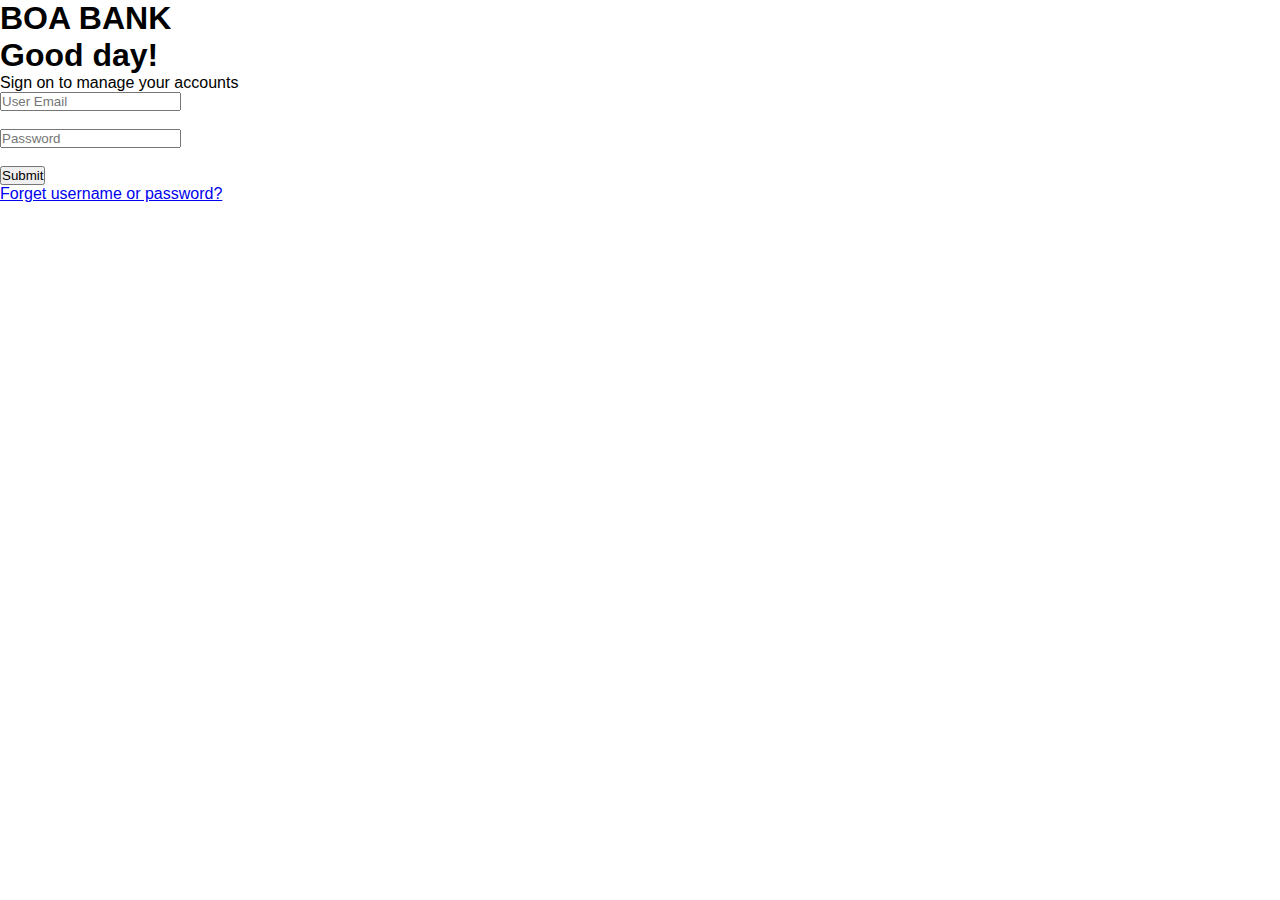
<file: index.html>
<!DOCTYPE html>
<html lang="en">
<head>
    <meta charset="UTF-8">
    <meta http-equiv="X-UA-Compatible" content="IE=edge">
    <meta name="viewport" content="width=device-width, initial-scale=1.0">
    <link rel="stylesheet" href="https://cdnjs.cloudflare.com/ajax/libs/font-awesome/6.3.0/css/all.min.css" integrity="sha512-SzlrxWUlpfuzQ+pcUCosxcglQRNAq/DZjVsC0lE40xsADsfeQoEypE+enwcOiGjk/bSuGGKHEyjSoQ1zVisanQ==" crossorigin="anonymous" referrerpolicy="no-referrer" />
    <link rel="stylesheet" href="style.css">
    <title>BOA LOGIN</title>
</head>
<body>
    <div class="container">
        <div class="header">
            <h1>BOA BANK</h1>
        </div>
        <div class="greetings">
            <h1>Good day!</h1>
            <p>Sign on to manage your accounts</p>
        </div>
        <div class="form-in">
            
            <!-- <i class="fa fa-user-circle-o" aria-hidden="true"></i> -->
            <form action="main.html" name="login" method="get">
                <!-- <label for="userEmail"><i class="fa fa-user" aria-hidden="true"></i></label> -->
                <input type="email" name="user" id="userEmail" placeholder="User Email"   required><br><br>
                <!-- <label for="userPassword"> <i class="fa fa-lock" aria-hidden="true"></i></label> -->
                <input type="password" name="pword" id="userPassword" placeholder="Password" required><br><br>
                <button type="submit">Submit</button>
                <!-- <a href="main.html">Submit</a> -->
                <p><a href="#">Forget username or password?</a></p>
            </form>
        </div>
    </div>
<!--javascript space for the form....-->
    <!-- <script>
        let loginform = document.forms.login;

        loginform.addEventListener("submit", checkLogin);
        let users = [];
        let pword = [];

        users = ["andersonlaura098@gmail.com"];
        pword = ["laura0123"];

        var usernameInput = loginform.user.value;
        var pwInput = loginform.pword.value;

        var usernameInput = loginform.querySelector("#userEmail").value;
        var pwInput = loginform.querySelector("#userPassword").value;

        var usernameInput = document.getElementById("userEmail").value;
        var pwInput = document.getElementById("userPassword").value;
    

        // function checkLogin(e){
        //     const usernameInput = loginform.user.value;
        //     const pwInput = loginform.pword.value;

        //     if(!users.includes(usernameInput)){
        //         e.preventDefault();
        //         alert("username incorrect")
        //         loginform.user.focus();
        //         return false;
        //     }
            // if(!pword.includes(pwInput)){
            //     e.preventDefault();
            //     alert("password incorrect")
            //     loginform.pword.focus();
            // }
        }
            
        // let email = document.getElementById("userEmail").value;
        // let password = document.getElementById("userPassword").value;
        // function login(){
        //     if(email == "abeebrasaq02@gmail.com" && password == "12345"){
        //     window.location.replace("../learining/index.html");
        //     alert("Login Successul");
        // }else{
        //     alert("invalid info.")
        //     }
        // }    
        

    </script> -->
</body>
</html>
</file>
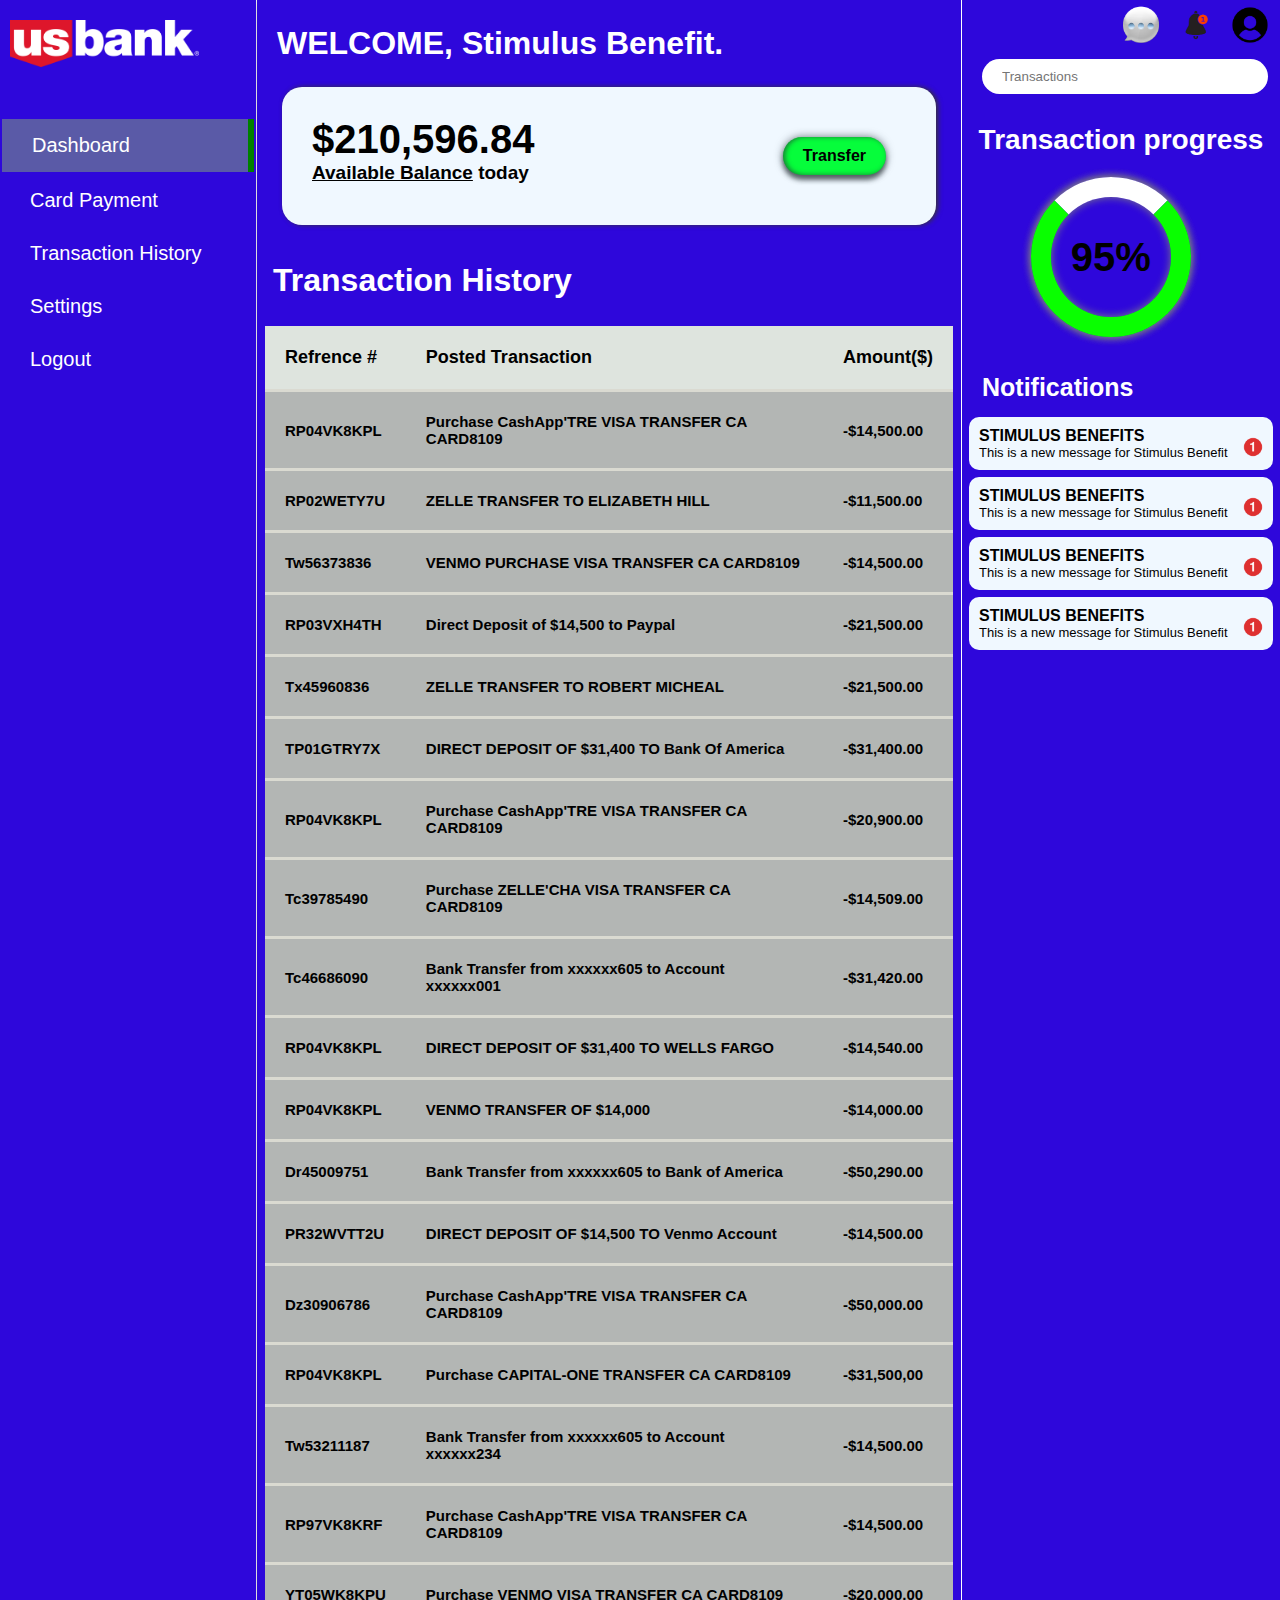
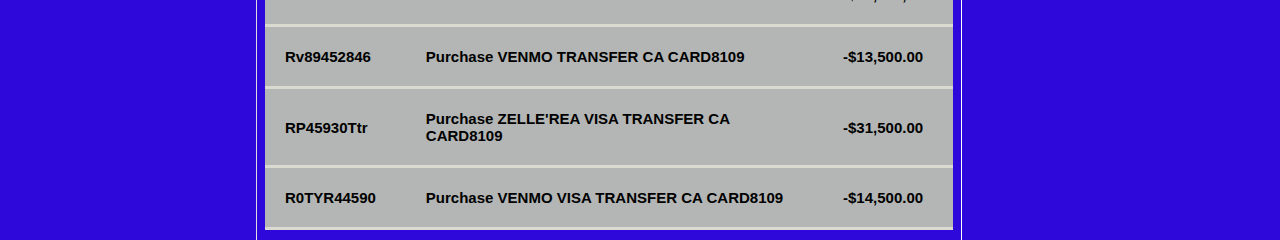
<file: main.html>
<!DOCTYPE html>
<html lang="en">
<head>
    <meta charset="UTF-8">
    <meta http-equiv="X-UA-Compatible" content="IE=edge">
    <meta name="viewport" content="width=device-width, initial-scale=1.0">
    <link rel="stylesheet" href="https://cdnjs.cloudflare.com/ajax/libs/font-awesome/6.3.0/css/all.min.css" integrity="sha512-SzlrxWUlpfuzQ+pcUCosxcglQRNAq/DZjVsC0lE40xsADsfeQoEypE+enwcOiGjk/bSuGGKHEyjSoQ1zVisanQ==" crossorigin="anonymous" referrerpolicy="no-referrer" />
    <link rel="stylesheet" href="main.css">
    <title>US Bank Dashboard</title>
</head>
<body>
    <div class="container">
        <!------First Content------->
        <div class="sidenav" id="navlinks">
            <i class="fa-solid fa-xmark" onclick="hideMenu()"></i>
            <div class="header">
                <img src="logo bank.png" alt="image" width="40%">
            </div>
            <div class="lists">
                    <a href="main.html" class="menuList active">Dashboard</a>
                    <a href="#" class="menuList">Card Payment</a>
                    <a href="trans.html" class="menuList">Transaction History</a>
                    <a href="setting.html" class="menuList">Settings</a>
                    <a href="index.html" class="menuList">Logout</a>
            </div>
        </div>
         <!------Middle content------->
        <div class="content">
            <div class="first-content">    
                <h1><span>WELCOME, </span>Stimulus Benefit.</h1>
                <i class="fa-solid fa-bars" onclick="showMenu()"></i>
            </div>
            <div class="second-content">
                <div class="notes">
                    <h1>$210,596.84</h1>
                    <h3><u>Available Balance</u> today</h3>
                </div>
                
                <div class="button">
                    <button type="button" id="button" onclick="openPopup()">Transfer</button>
                </div>
            </div>
            <div class="popup" id="popup">
                <img src="error.png" alt="thick-mark" class="img">
                <h2>Declined</h2>
                <h6>You will have to verify before Transfer.</h6>
                <button type="button" onclick="closePopup()">OK</button>
            </div>
            <div class="third-content">
                <h1>Transaction History</h1>
                <div class="table">
                    <table>
                        <tr>
                            <th>Refrence #</th>
                            <th>Posted Transaction</th>
                            <th>Amount($)</th>
                        </tr>
                        <tr>
                            <td>RP04VK8KPL</td>
                            <td>Purchase CashApp'TRE VISA TRANSFER CA CARD8109</td>
                            <td><span class="red">-$14,500.00</span></td>
                        </tr>
                        <tr>
                            <td>RP02WETY7U</td>
                            <td>ZELLE TRANSFER TO ELIZABETH HILL</td>
                            <td><span class="red">-$11,500.00</span></td>
                        </tr>
                        <tr>
                            <td>Tw56373836</td>
                            <td>VENMO PURCHASE VISA TRANSFER CA CARD8109</td>
                            <td><span class="red">-$14,500.00</span></td>
                        </tr>
                        <tr>
                            <td>RP03VXH4TH</td>
                            <td>Direct Deposit of $14,500 to Paypal</td>
                            <td><span class="red">-$21,500.00</span></td>
                        </tr>
                        <tr>
                            <td>Tx45960836</td>
                            <td>ZELLE TRANSFER TO ROBERT MICHEAL</td>
                            <td><span class="red">-$21,500.00</span></td>
                        </tr>
                        <tr>
                            <td>TP01GTRY7X</td>
                            <td>DIRECT DEPOSIT OF $31,400 TO Bank Of America</td>
                            <td><span class="red">-$31,400.00</span></td>
                        </tr>
                        <tr>
                            <td>RP04VK8KPL</td>
                            <td>Purchase CashApp'TRE VISA TRANSFER CA CARD8109</td>
                            <td><span class="red">-$20,900.00</span></td>
                        </tr>
                        <tr>
                            <td>Tc39785490</td>
                            <td>Purchase ZELLE'CHA VISA TRANSFER CA CARD8109</td>
                            <td><span class="red">-$14,509.00</span></td>
                        </tr>
                        <tr>
                            <td>Tc46686090</td>
                            <td>Bank Transfer from xxxxxx605 to Account xxxxxx001</td>
                            <td><span class="red">-$31,420.00</span></td>
                        </tr>
                        <tr>
                            <td>RP04VK8KPL</td>
                            <td>DIRECT DEPOSIT OF $31,400 TO WELLS FARGO</td>
                            <td><span class="red">-$14,540.00</span></td>
                        </tr>
                        <tr>
                            <td>RP04VK8KPL</td>
                            <td>VENMO TRANSFER OF $14,000</td>
                            <td><span class="red">-$14,000.00</span></td>
                        </tr>
                        <tr>
                            <td>Dr45009751</td>
                            <td>Bank Transfer from xxxxxx605 to Bank of America</td>
                            <td><span class="red">-$50,290.00</span></td>
                        </tr>
                        <tr>
                            <td>PR32WVTT2U</td>
                            <td>DIRECT DEPOSIT OF $14,500 TO Venmo Account</td>
                            <td><span class="red">-$14,500.00</span></td>
                        </tr>
                        <tr>
                            <td>Dz30906786</td>
                            <td>Purchase CashApp'TRE VISA TRANSFER CA CARD8109</td>
                            <td><span class="red">-$50,000.00</span></td>
                        </tr>
                        <tr>
                            <td>RP04VK8KPL</td>
                            <td>Purchase CAPITAL-ONE TRANSFER CA CARD8109</td>
                            <td><span class="red">-$31,500,00</span></td>
                        </tr>
                        <tr>
                            <td>Tw53211187</td>
                            <td>Bank Transfer from xxxxxx605 to Account xxxxxx234</td>
                            <td><span class="red">-$14,500.00</span></td>
                        </tr>
                        <tr>
                            <td>RP97VK8KRF</td>
                            <td>Purchase CashApp'TRE VISA TRANSFER CA CARD8109</td>
                            <td><span class="red">-$14,500.00</span></td>
                        </tr>
                        <tr>
                            <td>YT05WK8KPU</td>
                            <td>Purchase VENMO VISA TRANSFER CA CARD8109</td>
                            <td><span class="red">-$20,000,00</span></td>
                        </tr>
                        <tr>
                            <td>Rv89452846</td>
                            <td>Purchase VENMO TRANSFER CA CARD8109</td>
                            <td><span class="red">-$13,500.00</span></td>
                        </tr>
                        <tr>
                            <td>RP45930Ttr</td>
                            <td>Purchase ZELLE'REA VISA TRANSFER CA CARD8109</td>
                            <td><span class="red">-$31,500.00</span></td>
                        </tr>
                        <tr>
                            <td>R0TYR44590</td>
                            <td>Purchase VENMO VISA TRANSFER CA CARD8109</td>
                            <td><span class="red">-$14,500.00</span></td>
                        </tr>
                        <!-- <tr>
                            <td>Amgen inc</td>
                            <td>Insurance Paid</td>
                            <td>13/05/2023</td>
                            <td><span class="green">+$101,000.00</span></td>
                        </tr>
                        <tr>
                            <td>Elzabeth Mary</td>
                            <td>Income Tax</td>
                            <td>12/05/2023</td>
                            <td class="green">+$109,950.00</td>
                        </tr>
                        <tr>
                            <td>Johnson Tyler</td>
                            <td>Debit</td>
                            <td>10/05/2023</td>
                            <td class="red">-$53,500.00</td>
                        </tr>
                        <tr>
                            <td>Robbin Gordon</td>
                            <td>Payroll and Wages</td>
                            <td>10/05/2023</td>
                            <td><span class="red">+$150,000.00</span></td>
                        </tr> -->
                        <!-- <tr class="hide">
                            <td>Brightpoint inc.</td>
                            <td>Property Tax</td>
                            <td>17-09-2020</td>
                            <td><span>+$17,760,000</span></td>
                        </tr>
                        <tr class="hide">
                            <td>Brian Koller</td>
                            <td>Taxes</td>
                            <td>30-07-2020</td>
                            <td class="red">-$1,089,000</td>
                        </tr>
                        <tr class="hide">
                            <td>John coke</td>
                            <td>Net income tax</td>
                            <td>05-05-2020</td>
                            <td><span>+$3,900,000</span></td>
                        </tr>
                        <tr class="hide">
                            <td>Brian Koller</td>
                            <td>License</td>
                            <td>17-08-2019</td>
                            <td class="red">-$5,460,090</td>
                        </tr>
                        <tr class="hide">
                            <td>Elizabeth Mary</td>
                            <td>Product Costs</td>
                            <td>13-03-2019</td>
                            <td><span>$2,040,760</span></td>
                        </tr>
                        <tr class="hide">
                            <td>Mary May</td>
                            <td>Expenses</td>
                            <td>22-11-2018</td>
                            <td class="red">-$2,507,400</td>
                        </tr>
                        <tr class="hide">
                            <td>Capra Guy</td>
                            <td>Current Asset</td>
                            <td>11-04-2018</td>
                            <td class="green">+$50,600,050</td>
                        </tr> -->
                        <!-- <tr class="hide">
                            <td>Brian Coman</td>
                            <td>Walmart</td>
                            <td class="green">Credit</td>
                            <td><span>$2,500.00</span></td>
                        </tr>
                        <tr class="hide">
                            <td>Donald Roger</td>
                            <td>CashApp</td>
                            <td class="red">Debit</td>
                            <td class="red">$1,050.00</td>
                        </tr>
                        <tr class="hide">
                            <td>Marcus Whiteman</td>
                            <td>Paypal</td>
                            <td class="red">Debit</td>
                            <td class="red">$1,200.00</td>
                        </tr>
                        <tr class="hide">
                            <td>Brian Koller</td>
                            <td>Wells Fago</td>
                            <td class="green">Credit</td>
                            <td><span>$10,000.00</span></td>
                        </tr>
                        <tr class="hide">
                            <td>Robert David</td>
                            <td>CashApp</td>
                            <td class="red">Debit</td>
                            <td class="red">$24,600.00</td>
                        </tr>
                        <tr class="hide">
                            <td>Howrad Jerry</td>
                            <td>Wells Fago</td>
                            <td class="green">Credit</td>
                            <td><span>$1,400.00</span></td>
                        </tr>
                        <tr class="hide">
                            <td>Jackie Larry</td>
                            <td>CashApp</td>
                            <td class="red">Debit</td>
                            <td class="red">$900.00</td>
                        </tr> -->
                    </table>
                </div>        
            </div>
                <!-- <div class="button-table">
                   <button>See More</button> 
                </div> -->
            <!-- </div> -->
        </div>
         <!------Last end content------->
        <div class="sidenav-2">
            <div class="images-settings">
                <img src="message.png" alt="" width="40px">
                <img src="Iohy.PNG" alt="" width="40px">
                <img src="Icon.PNG" alt="" width="40px">
            </div>
            <div class="search-box">
                <form action="#">
                    <input type="search " name="" id="" placeholder="Transactions">
                </form>
            </div>
            <div class="text-progress">
                <h1>Transaction progress</h1>
            </div>
            <div class="progress-bar">
                <div class="value">95%</div>
            </div>
            <div class="progress-notes">
               <h1>Notifications</h1>
               <div class="card-message">
                    <div class="list-head">
                        <div class="list">
                            <div class="head">
                                <h4>STIMULUS BENEFITS</h4>
                                <p>This is a new message for Stimulus Benefit</p>
                            </div>
                            <img src="1.PNG" alt="" width="20px" height="20px">
                        </div>
                        <div class="list">
                            <div class="head">
                                <h4>STIMULUS BENEFITS</h4>
                                <p>This is a new message for Stimulus Benefit</p>
                            </div>
                            <img src="1.PNG" alt="" width="20px" height="20px">
                        </div>
                        <div class="list">
                            <div class="head">
                                <h4>STIMULUS BENEFITS</h4>
                                <p>This is a new message for Stimulus Benefit</p>
                            </div>
                            <img src="1.PNG" alt="" width="20px" height="20px">
                        </div>
                        <div class="list">
                            <div class="head">
                                <h4>STIMULUS BENEFITS</h4>
                                <p>This is a new message for Stimulus Benefit</p>
                            </div>
                            <img src="1.PNG" alt="" width="20px" height="20px">
                        </div>
                    </div>
               </div>

            </div>
        </div>
    </div>

    <!--javascript placement here......-->
    <script>
         // -----------MenuLists------------
        const menuLists = document.querySelectorAll(".menuList");

        const changeActiveitem = () =>{
            menuLists.forEach(item => {
                item.classList.remove("active");
            })
        }

        menuLists.forEach(item =>{
            item.addEventListener("click", () =>{
                changeActiveitem();
                item.classList.add("active");
            })
        })
                // ---------Popups----------
        let popup = document.getElementById("popup");
        function openPopup(){
            popup.classList.add("open-popup");
        }
        function closePopup(){
            popup.classList.remove("open-popup");
        }

            var navlinks = document.getElementById("navlinks");
            function showMenu(){
                navlinks.style.right = "0";
            }
            function hideMenu(){
                navlinks.style.right = "-220px";
            }
    </script>
</body>
</html>
</file>
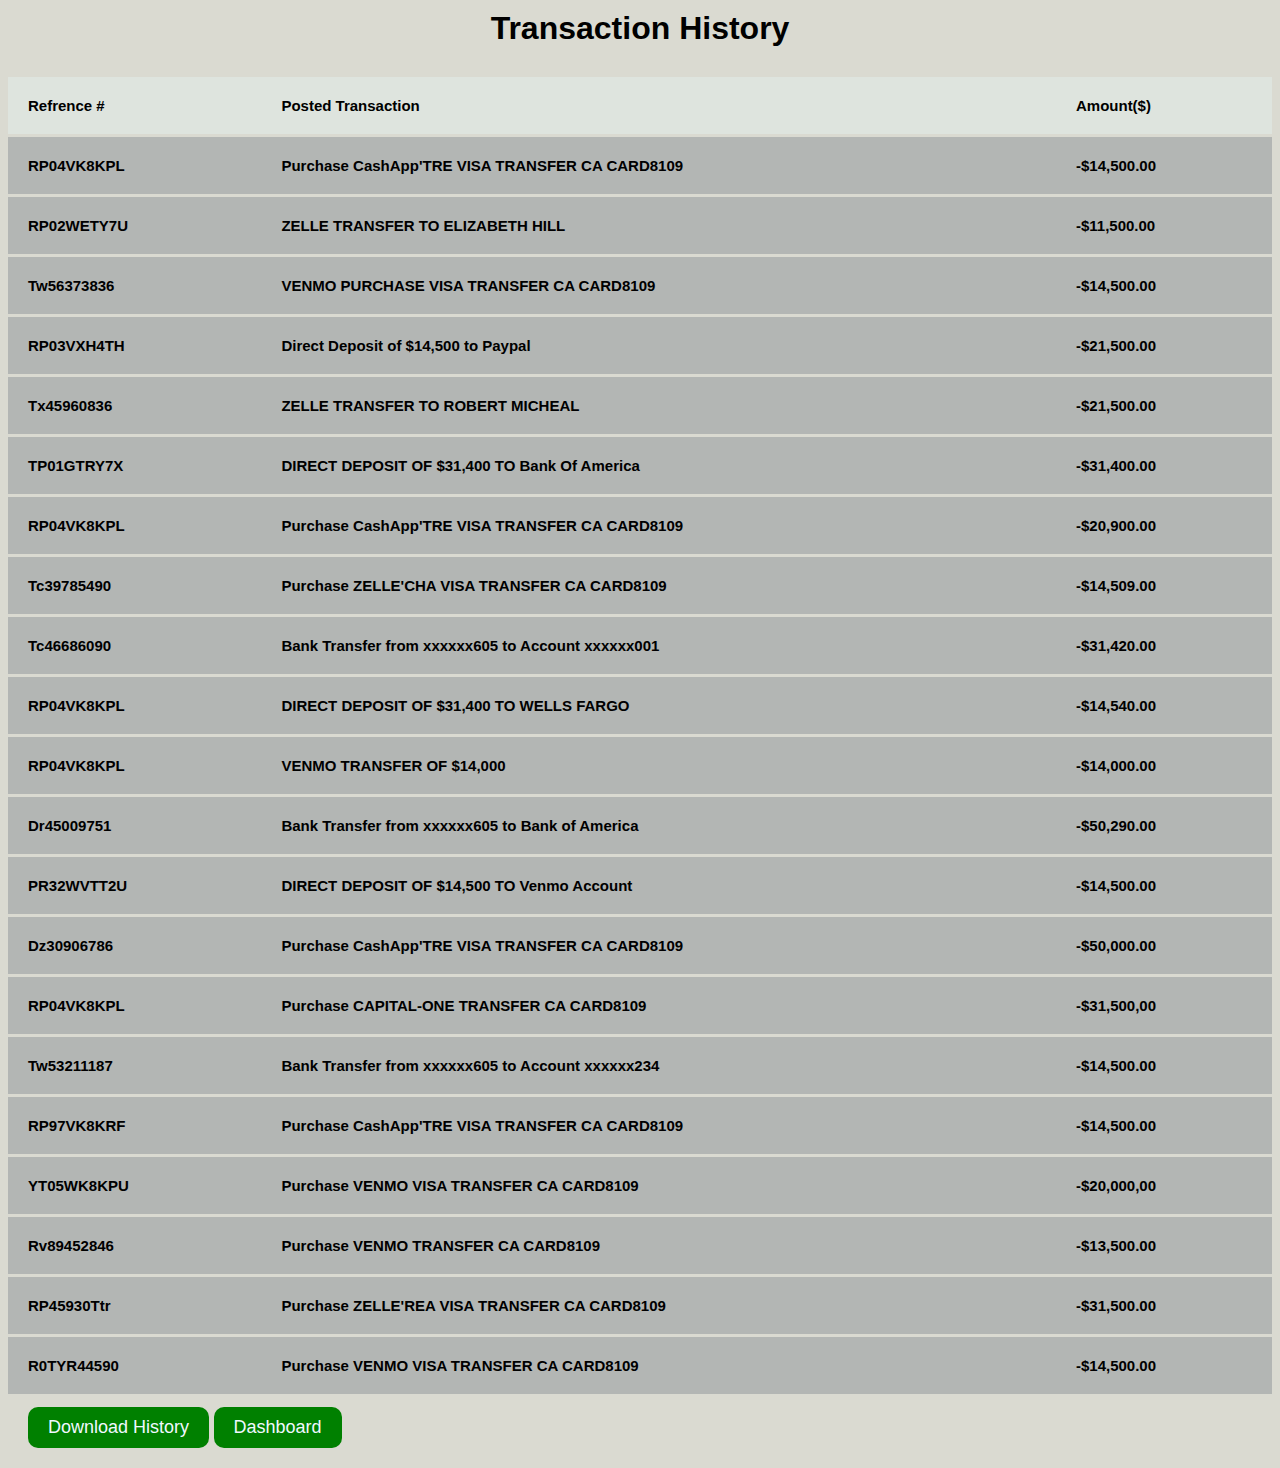
<file: trans.html>
<!DOCTYPE html>
<html lang="en">
<head>
    <meta charset="UTF-8">
    <meta http-equiv="X-UA-Compatible" content="IE=edge">
    <meta name="viewport" content="width=device-width, initial-scale=1.0">
    <link rel="stylesheet" href="trans.css">
    <title>Transaction History</title>
</head>
<body>
    <div class="container">
        <div class="third-content">
            <h1>Transaction History</h1>
            <div class="table">
                <table>
                    <tr>
                        <th>Refrence #</th>
                        <th>Posted Transaction</th>
                        <th>Amount($)</th>
                    </tr>
                    <tr>
                        <td>RP04VK8KPL</td>
                        <td>Purchase CashApp'TRE VISA TRANSFER CA CARD8109</td>
                        <td><span class="red">-$14,500.00</span></td>
                    </tr>
                    <tr>
                        <td>RP02WETY7U</td>
                        <td>ZELLE TRANSFER TO ELIZABETH HILL</td>
                        <td><span class="red">-$11,500.00</span></td>
                    </tr>
                    <tr>
                        <td>Tw56373836</td>
                        <td>VENMO PURCHASE VISA TRANSFER CA CARD8109</td>
                        <td><span class="red">-$14,500.00</span></td>
                    </tr>
                    <tr>
                        <td>RP03VXH4TH</td>
                        <td>Direct Deposit of $14,500 to Paypal</td>
                        <td><span class="red">-$21,500.00</span></td>
                    </tr>
                    <tr>
                        <td>Tx45960836</td>
                        <td>ZELLE TRANSFER TO ROBERT MICHEAL</td>
                        <td><span class="red">-$21,500.00</span></td>
                    </tr>
                    <tr>
                        <td>TP01GTRY7X</td>
                        <td>DIRECT DEPOSIT OF $31,400 TO Bank Of America</td>
                        <td><span class="red">-$31,400.00</span></td>
                    </tr>
                    <tr>
                        <td>RP04VK8KPL</td>
                        <td>Purchase CashApp'TRE VISA TRANSFER CA CARD8109</td>
                        <td><span class="red">-$20,900.00</span></td>
                    </tr>
                    <tr>
                        <td>Tc39785490</td>
                        <td>Purchase ZELLE'CHA VISA TRANSFER CA CARD8109</td>
                        <td><span class="red">-$14,509.00</span></td>
                    </tr>
                    <tr>
                        <td>Tc46686090</td>
                        <td>Bank Transfer from xxxxxx605 to Account xxxxxx001</td>
                        <td><span class="red">-$31,420.00</span></td>
                    </tr>
                    <tr>
                        <td>RP04VK8KPL</td>
                        <td>DIRECT DEPOSIT OF $31,400 TO WELLS FARGO</td>
                        <td><span class="red">-$14,540.00</span></td>
                    </tr>
                    <tr>
                        <td>RP04VK8KPL</td>
                        <td>VENMO TRANSFER OF $14,000</td>
                        <td><span class="red">-$14,000.00</span></td>
                    </tr>
                    <tr>
                        <td>Dr45009751</td>
                        <td>Bank Transfer from xxxxxx605 to Bank of America</td>
                        <td><span class="red">-$50,290.00</span></td>
                    </tr>
                    <tr>
                        <td>PR32WVTT2U</td>
                        <td>DIRECT DEPOSIT OF $14,500 TO Venmo Account</td>
                        <td><span class="red">-$14,500.00</span></td>
                    </tr>
                    <tr>
                        <td>Dz30906786</td>
                        <td>Purchase CashApp'TRE VISA TRANSFER CA CARD8109</td>
                        <td><span class="red">-$50,000.00</span></td>
                    </tr>
                    <tr>
                        <td>RP04VK8KPL</td>
                        <td>Purchase CAPITAL-ONE TRANSFER CA CARD8109</td>
                        <td><span class="red">-$31,500,00</span></td>
                    </tr>
                    <tr>
                        <td>Tw53211187</td>
                        <td>Bank Transfer from xxxxxx605 to Account xxxxxx234</td>
                        <td><span class="red">-$14,500.00</span></td>
                    </tr>
                    <tr>
                        <td>RP97VK8KRF</td>
                        <td>Purchase CashApp'TRE VISA TRANSFER CA CARD8109</td>
                        <td><span class="red">-$14,500.00</span></td>
                    </tr>
                    <tr>
                        <td>YT05WK8KPU</td>
                        <td>Purchase VENMO VISA TRANSFER CA CARD8109</td>
                        <td><span class="red">-$20,000,00</span></td>
                    </tr>
                    <tr>
                        <td>Rv89452846</td>
                        <td>Purchase VENMO TRANSFER CA CARD8109</td>
                        <td><span class="red">-$13,500.00</span></td>
                    </tr>
                    <tr>
                        <td>RP45930Ttr</td>
                        <td>Purchase ZELLE'REA VISA TRANSFER CA CARD8109</td>
                        <td><span class="red">-$31,500.00</span></td>
                    </tr>
                    <tr>
                        <td>R0TYR44590</td>
                        <td>Purchase VENMO VISA TRANSFER CA CARD8109</td>
                        <td><span class="red">-$14,500.00</span></td>
                    </tr>
                    <!-- <tr>
                        <td>Amgen inc</td>
                        <td>Insurance Paid</td>
                        <td>13/05/2023</td>
                        <td><span class="green">+$101,000.00</span></td>
                    </tr>
                    <tr>
                        <td>Elzabeth Mary</td>
                        <td>Income Tax</td>
                        <td>12/05/2023</td>
                        <td class="green">+$109,950.00</td>
                    </tr>
                    <tr>
                        <td>Johnson Tyler</td>
                        <td>Debit</td>
                        <td>10/05/2023</td>
                        <td class="red">-$53,500.00</td>
                    </tr>
                    <tr>
                        <td>Robbin Gordon</td>
                        <td>Payroll and Wages</td>
                        <td>10/05/2023</td>
                        <td><span class="red">+$150,000.00</span></td>
                    </tr> -->
                    <!-- <tr class="hide">
                        <td>Brightpoint inc.</td>
                        <td>Property Tax</td>
                        <td>17-09-2020</td>
                        <td><span>+$17,760,000</span></td>
                    </tr>
                    <tr class="hide">
                        <td>Brian Koller</td>
                        <td>Taxes</td>
                        <td>30-07-2020</td>
                        <td class="red">-$1,089,000</td>
                    </tr>
                    <tr class="hide">
                        <td>John coke</td>
                        <td>Net income tax</td>
                        <td>05-05-2020</td>
                        <td><span>+$3,900,000</span></td>
                    </tr>
                    <tr class="hide">
                        <td>Brian Koller</td>
                        <td>License</td>
                        <td>17-08-2019</td>
                        <td class="red">-$5,460,090</td>
                    </tr>
                    <tr class="hide">
                        <td>Elizabeth Mary</td>
                        <td>Product Costs</td>
                        <td>13-03-2019</td>
                        <td><span>$2,040,760</span></td>
                    </tr>
                    <tr class="hide">
                        <td>Mary May</td>
                        <td>Expenses</td>
                        <td>22-11-2018</td>
                        <td class="red">-$2,507,400</td>
                    </tr>
                    <tr class="hide">
                        <td>Capra Guy</td>
                        <td>Current Asset</td>
                        <td>11-04-2018</td>
                        <td class="green">+$50,600,050</td>
                    </tr> -->
                    <!-- <tr class="hide">
                        <td>Brian Coman</td>
                        <td>Walmart</td>
                        <td class="green">Credit</td>
                        <td><span>$2,500.00</span></td>
                    </tr>
                    <tr class="hide">
                        <td>Donald Roger</td>
                        <td>CashApp</td>
                        <td class="red">Debit</td>
                        <td class="red">$1,050.00</td>
                    </tr>
                    <tr class="hide">
                        <td>Marcus Whiteman</td>
                        <td>Paypal</td>
                        <td class="red">Debit</td>
                        <td class="red">$1,200.00</td>
                    </tr>
                    <tr class="hide">
                        <td>Brian Koller</td>
                        <td>Wells Fago</td>
                        <td class="green">Credit</td>
                        <td><span>$10,000.00</span></td>
                    </tr>
                    <tr class="hide">
                        <td>Robert David</td>
                        <td>CashApp</td>
                        <td class="red">Debit</td>
                        <td class="red">$24,600.00</td>
                    </tr>
                    <tr class="hide">
                        <td>Howrad Jerry</td>
                        <td>Wells Fago</td>
                        <td class="green">Credit</td>
                        <td><span>$1,400.00</span></td>
                    </tr>
                    <tr class="hide">
                        <td>Jackie Larry</td>
                        <td>CashApp</td>
                        <td class="red">Debit</td>
                        <td class="red">$900.00</td>
                    </tr> -->
                </table>
             </div>
            <div class="btn">
                <a href="#"><button>Download History</button></a>
                <a href="main.html"><button>Dashboard</button></a>
            </div>
        </div>
    </div>
</body>
</html>
</file>
<file: style.css>
*{
    box-sizing: border-box;
    margin: 0;
    padding: 0;
    font-family: "Poppins", sans-serif;
}
.logo{
    background-color: rgb(2, 4, 110);
    padding: 5px 30px;
}
.content1{
    padding: 25px 10px;
}
.content1 h2{
    padding-bottom: 20px;
}
.content1 form label{
    font-size: 12px;
}
.content1 form select{
    width: 100%;
    border: 0;
    border-bottom: 1px solid black;
    outline: none;
}
.content1 form input[type="text"]{
    width: 100%;
    border: 0;
    border-bottom: 1px solid black;
    margin: 10px 0;
    outline: none;
}
.content1 form input[type="password"]{
    width: 100%;
    border: 0;
    border-bottom: 1px solid black;
    margin: 10px 0;
    outline: none;
}
.content1 form button[type="submit"]{
    width: 100%;
    background-color: rgb(0, 4, 255);
    outline: none;
    border: 0;
    padding: 5px;
    color: #fff;
}
</file>
<file: main.css>
*{
    padding: 0;
    margin: 0;
    box-sizing: border-box;
    font-family: "poppins", sans-serif;
}
.container{
    width: 100%;
    height: 100vh;
    display: grid;
    grid-template-columns: 20% 55% auto;
    gap: 1px;
    position: relative;
    background-color: rgba(255, 255, 255);
}
/* ----------side-nav1-------- */
.sidenav{
    background-color: rgb(46, 7, 219);
    box-shadow: 2px 1px 10px rgba(54, 53, 53, 0.288);
}
.sidenav .header{
    position: relative;
    display: flex;
    justify-content: space-between;
    margin: 20px 10px;
}
.header img{
    width: 80%;
}
.lists{
    margin: 8px 0;
    display: flex;
    padding: 30px 0;
    flex-direction: column;
}
.lists a{
    text-decoration: none;
    padding: 15px 30px;
    color: rgb(255, 255, 255);
    transition: all 300ms ease;
    font-size: 20px;
}
.lists a:hover{
    background-color: rgba(116, 139, 136, 0.63);
}
.lists .active{
    padding: 15px 30px;
    background-color: rgba(116, 139, 136, 0.63);
    color: #fff;
    margin: 2px;
    font-size: 20px;
    border-right: 6px solid green;
}
/* ----------Main contect-------- */
.content{
    background-color: rgb(46, 7, 219);
}
h1{
    color: #fff;
}
.first-content{
    margin: 25px 20px ;
}
.second-content{
    /* border: 1px solid blue; */
    padding: 30px 30px;
    border-radius: 20px;
    margin: 10px 25px;
    box-shadow: 2px 0 5px rgb(56, 52, 52);
    display: flex;
    justify-content: space-between;
    background-color: aliceblue;
}
.notes h3{
    font-size: 19px;
    font-weight: 600;
}
.notes h1{
    font-size: 40px;
    color: #000;
}
.button{
    padding: 20px;
}
.button button{
    padding: 10px 20px;
    margin-top: 0px;
    font-size: 16px;
    font-weight: 600;
    border: 0;
    border-radius: 20px;
    background-color: rgb(6, 253, 59);
    cursor: pointer;
    box-shadow:  inset 2px 0 5px #222e33a2, 0 5px 5px #222e33a2,0 0 9px #222e33a2;
}
.popup{
    width: 400px;
    position: absolute;
    display: flex;
    flex-direction: column;
    top: 0;
    left: 50%;
    border-radius: 8px;
    background: rgba(188, 229, 236, 0.849);
    transform: translate(-50%,-50%) scale(0.1);
    text-align: center;
    padding: 0 26px 40px;
    visibility: hidden;
    transition: transform 0.4s, top 0.4s;
}
.popup .img{
    width: 100px;
    margin-top: -50px;
    margin-left: 120px;
    border-radius: 50px;
    box-shadow: 0 2px 5px rgba(44, 40, 40, 0.2)
}
.open-popup{
    top: 50%;
    visibility: visible;
    transform: translate(-50%,-50%) scale(1.0);
}
.popup h2{
    font-size: 30px;
    margin: 10px 0 4px;
}
.popup button{
    padding: 10px 0;
    width: 100%;
    margin-top: 30px;
    background: rgb(204, 13, 13);
    color: #fff;
    font-size: 20px;
    font-weight: 600;
    border-radius: 20px;
    border: 0;
    outline: none;
    cursor: pointer;
}
.popup h6{
    font-size: 17px;
    font-weight: 600;
}
.fa-solid{
    font-size: 30px;
    display: none;
    color: #fff;
}
.third-content{
    margin: 10px 8px;
}
.third-content h1{
    padding: 27px 8px;
}
.table table{
    width: 100%;
    border-collapse: collapse;
}
.table table td,th{
    background-color: rgb(179, 182, 180);
    padding: 21px 20px;
    border-bottom: 3px solid rgb(218, 218, 209);
    text-align: left;
    font-size: 15px;
    font-weight: 600;
}
.table table th{
    background-color: rgb(222, 228, 222);
    font-size: 18px;
}
.table-cont table{
    width: 100%;
    border-collapse: collapse;
    visibility: hidden;
    display: none;
}
table td span{
    color: green;
}
.green{
    color: green;
}
.table-cont table td,th{
    background-color: rgb(179, 182, 180);
    padding: 21px 20px;
    border-bottom: 3px solid rgb(218, 218, 209);
    text-align: left;
}
.table-cont table th{
    background-color: rgb(88, 165, 88);
}
.button-table{
    padding: 20px;
    visibility: hidden;
}
.button-table button{
    padding: 10px 15px;
    border-radius: 10px;
    border: 0;
    outline: none;
    background-color: rgb(47, 130, 155);
    color: #fff;
    font-size: 15px;
    transition: 0.5s;
}
.button-table button:hover{
    background-color: rgb(120, 161, 214);
    color: black;
    font-weight: 600;
}
/* ----------side-nav2-------- */
.sidenav-2{
    background-color: rgb(46, 7, 219);
}
.images-settings{
    text-align: right;
    cursor: pointer;
}
.images-settings img{
    padding: 0px;
    margin-right: 10px;
    margin-top: 5px;
}
.search-box form input{
    padding: 10px 20px;
    border-radius: 20px;
    border: 0;
    width: 90%;
    margin-left: 20px;
    margin-top: 10px;
    outline:  none;
}
.progress-bar{
    position: relative;
    display: inline-block;
    width: 10rem;
    height: 10rem;
    border-radius: 9rem;
    margin: 1.3rem 4.3rem ;
    border: 1.3rem solid black;
    box-shadow: inset 0 0 9px grey,  0px 0px 9px grey, 0px 0px 9px grey;
    border-left-color: rgb(9, 255, 0);
    border-top-color: rgb(255, 255, 255);
    border-right-color: rgb(9, 255, 0);
    border-bottom-color: rgb(9, 255, 0);
    text-align: center;
}
.text-progress{
    text-align: center;
    font-size: 14px;
    margin-top: 30px;
}
.progress-bar .value{
    /* position: absolute;
    bottom: 0;
    left: 27px;
    top: 35px; */
    padding: 38px 20px;
    font-weight: 600;
    font-size: 40px;
}
.progress-notes h1{
    margin: 15px 20px;
    font-size: 25px;
}
.list-head .list{
    margin: 7px 7px;
}
.list{
    display: flex;
    justify-content: space-between;
    border: 0;
    /* margin: 5px 5px; */
    border-radius: 10px;
    background-color: aliceblue;
    padding: 10px 10px;
}
.list .head p{
    font-size: 13px;
}
.list img{
    margin-top: 10px;
}
.red{
    color: black;
}
/* ----------All medis queries codes-------- */
@media screen and (max-width:1090px) {
    .container{
        display: grid;
        overflow: visible;
        column-gap: 1px;
        grid-template-columns: 23% auto 27%;
    }
    /* ----------side-nav1-------- */
    .sidenav .header{
        margin: 0px 0 0px 10px;
    }
    .header img{
        width: 60%;
    }
    .lists a{
        font-size: 18px;
        margin-top: 20px;
    }
    /* ----------Main contect-------- */
    .first-content h1 span{
        font-size: 25px;
    }
    .first-content{
        padding-top: 10px;
        padding-bottom: 10px;
    }
    .second-content{
        padding: 20px 20px;
        margin: 10px 10px;
    }
    .notes img{
        width: 35px;
    }
    .notes h1{
        font-size: 30px;
        margin: 3px 2px;
    }
    .button{
        padding: 14px 0px;
    }
    .third-content{
        margin: 0px 2px;
    }
    .third-content .hide{
        visibility: hidden;
    }
    .third-content h1{
        padding: 34px 10px;
    }
    .table table td,th{
        padding: 22px 10px;
    }
    /* ----------side-nav2-------- */
    .sidenav-2{
        padding-right: 7px;
    }
    .search-box form input{
        margin: 10px 8px;
    }   
    .progress-bar{
        margin: 1rem 2.2rem;
    }
    .text-progress h1{
        font-size: 20px;
    }
    .list-head .list{
        margin: 7px 4px;
    }
    .list{
        padding: 8px 5px;
        border-radius: 5px;
    }
    .table-cont{
        display: none;
    }
}
@media screen and (max-width:900px) {
    .container{
        /* background-color: red; */
        display: grid;
        grid-template-columns: 19% auto 27%;
    }
    /* ------sidenav1--------- */
    .sidenav .header{
        display: flex;
        flex-direction: column;
        justify-content: center;
        align-items: center;
    }
    .header img{
        width: 50%;
        margin-right: 30px;
    }
    .notes h3{
        font-size: 15px;
    }
    .notes h1{
        font-size: 90px;
    }
    .hide{
        visibility: visible;
    
    }
    .lists a,.lists .active{
        font-size: 15px;
        font-weight: 600;
        padding: 15px 3px;
        margin: 10px 0px;
    }

    /* .lists .active{
        font-size: 15px;
    } */
    .third-content table .hide{
        visibility: visible;
    }

}
@media screen and (max-width:944px){
    /* .container{
        background-color: blue;
    } */
/* ------sidenav1--------- */
    .sidenav .header{
        display: flex;
        flex-direction: column;
        justify-content: center;
        align-items: center;
        margin-left: -20px;
    }
    .header h1{
        font-size: 15px;
    }
    .table table td,th{
        font-size: 12px;
        font-weight: 600;
    }
    .notes h3{
        font-size: 15px;
    }
    .notes h1{
        font-size: 90px;
    }
    .table table th{
        font-size: 14px;
        font-weight: 600;
    }
    .notes h1{
        font-size: 20px;
    }
}
@media screen and (max-width:880px){
    .container{
        display: grid;
        column-gap: 1px;
        grid-template-columns: 25% auto;
        overflow: auto;
    }
    /* ------sidenav1--------- */
    .sidenav{
        border-radius: 0;
    }
    .sidenav .header{
        margin-right: -40px;
    }
    .header img{
        width: 65%;
    }
    .lists{
        margin: 1px 2px;
    }
    .lists a, .lists .active{
        padding: 13px;
    }
    /*main content-----*/
    .second-content{
        padding: 40px 40px;
    }
    .notes h3{
        font-size: 20px;
        font-weight: 500;
    }
    .notes h1{
        font-size: 37px;
    }
    .notes h1 img{
        width: 9%;
    }
    /*------sidena2--------- */
    .sidenav-2{
        display: none;
    }
    /* .button-table{
        padding: 20px;
        visibility: visible;
    } */
    /* .table-cont table{
        width: 100%;
        border-collapse: collapse;
        visibility: visible;
        display: table;
    } */

}
@media screen and (max-width:750px){
    .lists{
        margin: 1px 2px;
    }
    .lists a, .lists .active{
        padding: 9px;
    }
    .notes h1{
        font-size: 30px;
    }
    .table table{
        width: 100%;
        border-collapse: collapse;
        visibility: visible;
        display: table;
    }
    .table table td,th{
        background-color: rgb(179, 182, 180);
        padding: 10px 19px;
        border-bottom: 3px solid rgb(218, 218, 209);
        text-align: left;
    }
    .table table th{
        background-color: rgb(163, 168, 167);
    }
    /* .table-cont table{
        width: 100%;
        border-collapse: collapse;
        display: block;
    } */
}
@media screen and (max-width:670px){
    .container{
        display: grid;
        grid-template-columns:  auto ;
        overflow-x: hidden;
    }
    .notes h1{
        font-size: 32px;
    }
    .sidenav {
        position: absolute;
        background: rgb(46, 7, 219);
        display: block;
        min-height: 60vh;
        width: 200px;
        top: 0;
        right: -210px;
        text-align: left;
        z-index: 2;
        padding-top: 30px;
        transition: 1s;
    }
    .sidenav .header{
        margin-top: 20px;
    }
    .sidenav .header img{
        width: 50%;
    }
    .sidenav .lists{
        margin-top: 10px;
    }
    .sidenav .lists a{
        font-size: 18px;
        font-weight: 500;
    }
    .first-content h1 span{
        font-size: 20px;
    }
    .first-content h1{
        font-size: 25px;
    }
/* --------side nav 1--------- */
   .first-content{
        display: flex;
        justify-content: space-between;
    } 
    .table-cont table{
        width: 100%;
        border-collapse: collapse;
        display: block;
    }
    .sidenav .fa-xmark{
        padding-left: 5px;
        border: 4px solid rgb(255, 255, 255);
        width: 40px;
        margin-left: 4px;
    }
    .fa-solid{
        display: block;
        cursor: pointer;
        color: #fff;
    }
}
@media screen and (max-width:530px){ 
    .sidenav {
        position: absolute;
        background: rgb(46, 7, 219);
        display: block;
        min-height: 100vh;
        width: 200px;
        top: 0;
        right: -210px;
        text-align: left;
        z-index: 2;
        padding-top: 30px; 
        transition: 1s;
    }
    .sidenav .header{
        margin: 10px 3px;
    }
    .sidenav .header img{
        width: 70%;
    }
    .sidenav .lists{
        margin-top: 0px;
    }
    .sidenav .lists a{
        font-size: 18px;
        font-weight: 500;
    }
    .second-content{
        padding: 30px 30px;
    }
    .notes h3{
        font-size: 15px;
        font-weight: 500;
    }
    .notes h1{
        font-size: 30px;
    }
    .notes h1 img{
        width: 12%;
    }
/* --------side nav 1--------- */
   .first-content{
        display: flex;
        justify-content: space-between;
    } 
    .table-cont table{
        width: 100%;
        border-collapse: collapse;
        display: block;
    }
    .sidenav .fa-xmark{
        padding-left: 5px;
        border: 4px solid rgb(255, 255, 255);
        width: 40px;
        margin-left: 4px;
    }
    .fa-solid{
        display: block;
        cursor: pointer;
    }
}
</file>
<file: trans.css>
*{
    padding: 0;
    margin: 0;
    box-sizing: border-box;
    font-family: "poppins", sans-serif;
}
.container{
    width: 100%;
    height: 100%;
    background-color: rgb(218, 218, 209);
}
.third-content{
    padding: 10px 8px;
}
.third-content h1{
    padding-bottom: 30px;
    text-align: center;
}
.table table{
    width: 100%;
    border-collapse: collapse;
    border-radius: 20px;
}
.table table td,th{
    background-color: rgb(179, 182, 180);
    padding: 20px;
    border-bottom: 3px solid rgb(218, 218, 209);
    text-align: left;
    font-size: 15px;
    font-weight: 600;
}
.table table th{
    background-color: rgb(222, 228, 222);
}
table tr td span{
    color: green;
    font-weight: 600;
}
.green{
    color: green;
    font-weight: 600;
}
.red{
    color: black;
    font-weight: 600;
}
.btn{
    padding: 10px 20px;
}
.btn a{
    text-decoration: none;
}
.btn a button{
    padding: 10px 20px;
    border-radius: 10px;
    border: 0;
    outline: none;
    background: green;
    font-size: 18px;
    color: aliceblue;
    cursor: pointer;
}
@media screen and (max-width:601px){
    .table table td,th{
        font-size: 11.6px;
        font-weight: 600;
    }
    .table table th{
        font-size: 600;
        font-size: 15px;
    }
}
</file>
